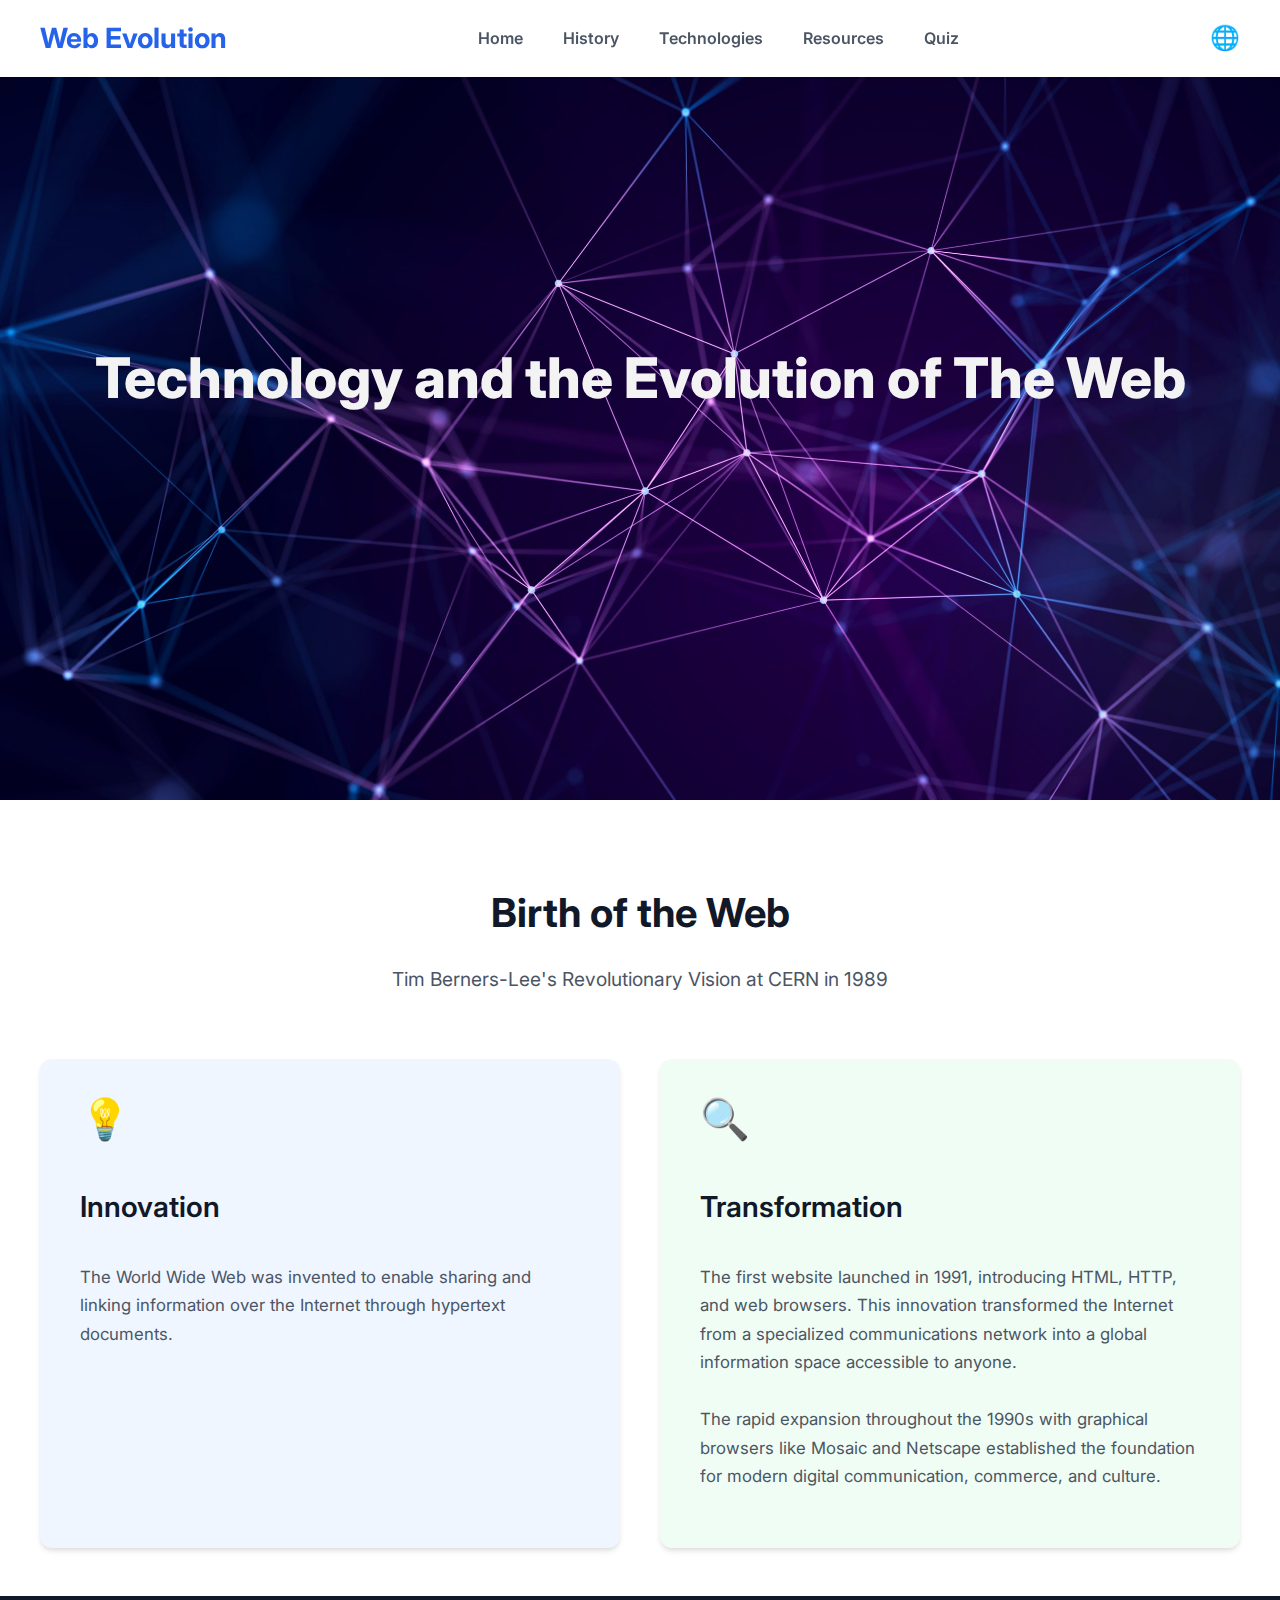
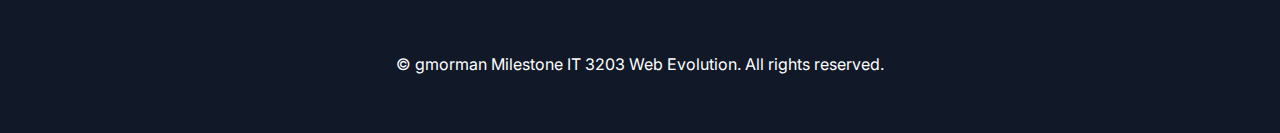
<file: index.html>
<!DOCTYPE html>
<html lang="en">

<head>
	<meta charset="UTF-8">
	<meta name="viewport" content="width=device-width, initial-scale=1.0">
	<title>Technology and the Evolution of The Web</title>
	<link rel="stylesheet" href="assets/styles.css">
	<link href="https://fonts.googleapis.com/css2?family=Inter:wght@300;400;600;700;800&display=swap" rel="stylesheet">
</head>

<body>
	
	
	<header class="header">
		<div class="container header-content">
			<div class="logo">Web Evolution</div>
            <nav class="nav-menu">
                <ul class="nav-list">
                    <li><a href="index.html">Home</a></li>
                    <li><a href="history.html">History</a></li>
                    <li><a href="technologies.html">Technologies</a></li>
                    <li><a href="resources.html">Resources</a></li>
                    <li><a href="quiz.html">Quiz</a></li>
                </ul>
            </nav>
			<div class="globe-icon">🌐</div>
			<button class="menu-toggle" aria-label="Toggle navigation">
				<span></span>
				<span></span>
				<span></span>
			</button>
		</div>
	</header>

	
	<section id="home" class="hero-section">
		<div class="container hero-content">
			<h1 class="hero-title">
				Technology and the Evolution of The Web
			</h1>
			<p class="hero-subtitle">
				From CERN to Global Platform
			</p>
			<p class="hero-description">
				Exploring the revolutionary journey of web technologies that transformed global communication and
				information sharing.
			</p>
		</div>
	</section>

	<section id="history" class="content-section">
		<div class="container content-grid">
			<h2 class="section-heading">Birth of the Web</h2>
			<p class="section-subheading">
				Tim Berners-Lee's Revolutionary Vision at CERN in 1989
			</p>

			<div class="card-wrapper">
				
				<div class="card innovation-card">
					<div class="card-icon">💡</div>
					<h3 class="card-title">Innovation</h3>
					<p class="card-text">
						The World Wide Web was invented to enable sharing and linking information over the Internet
						through hypertext documents.
					</p>
				</div>

				
				<div class="card transformation-card">
					<div class="card-icon">🔍</div>
					<h3 class="card-title">Transformation</h3>
					<p class="card-text">
						The first website launched in 1991, introducing HTML, HTTP, and web browsers. This innovation
						transformed the Internet from a specialized communications network into a global information
						space accessible to anyone.
						<br><br>
						The rapid expansion throughout the 1990s with graphical browsers like Mosaic and Netscape
						established the foundation for modern digital communication, commerce, and culture.
					</p>
				</div>
			</div>
		</div>
	</section>


	<footer class="footer">
		<div class="container">
			<p>&copy; gmorman Milestone IT 3203 Web Evolution. All rights reserved.</p>
		</div>
	</footer>

	<script src="assets/script.js"></script>
</body>

</html>
</file>
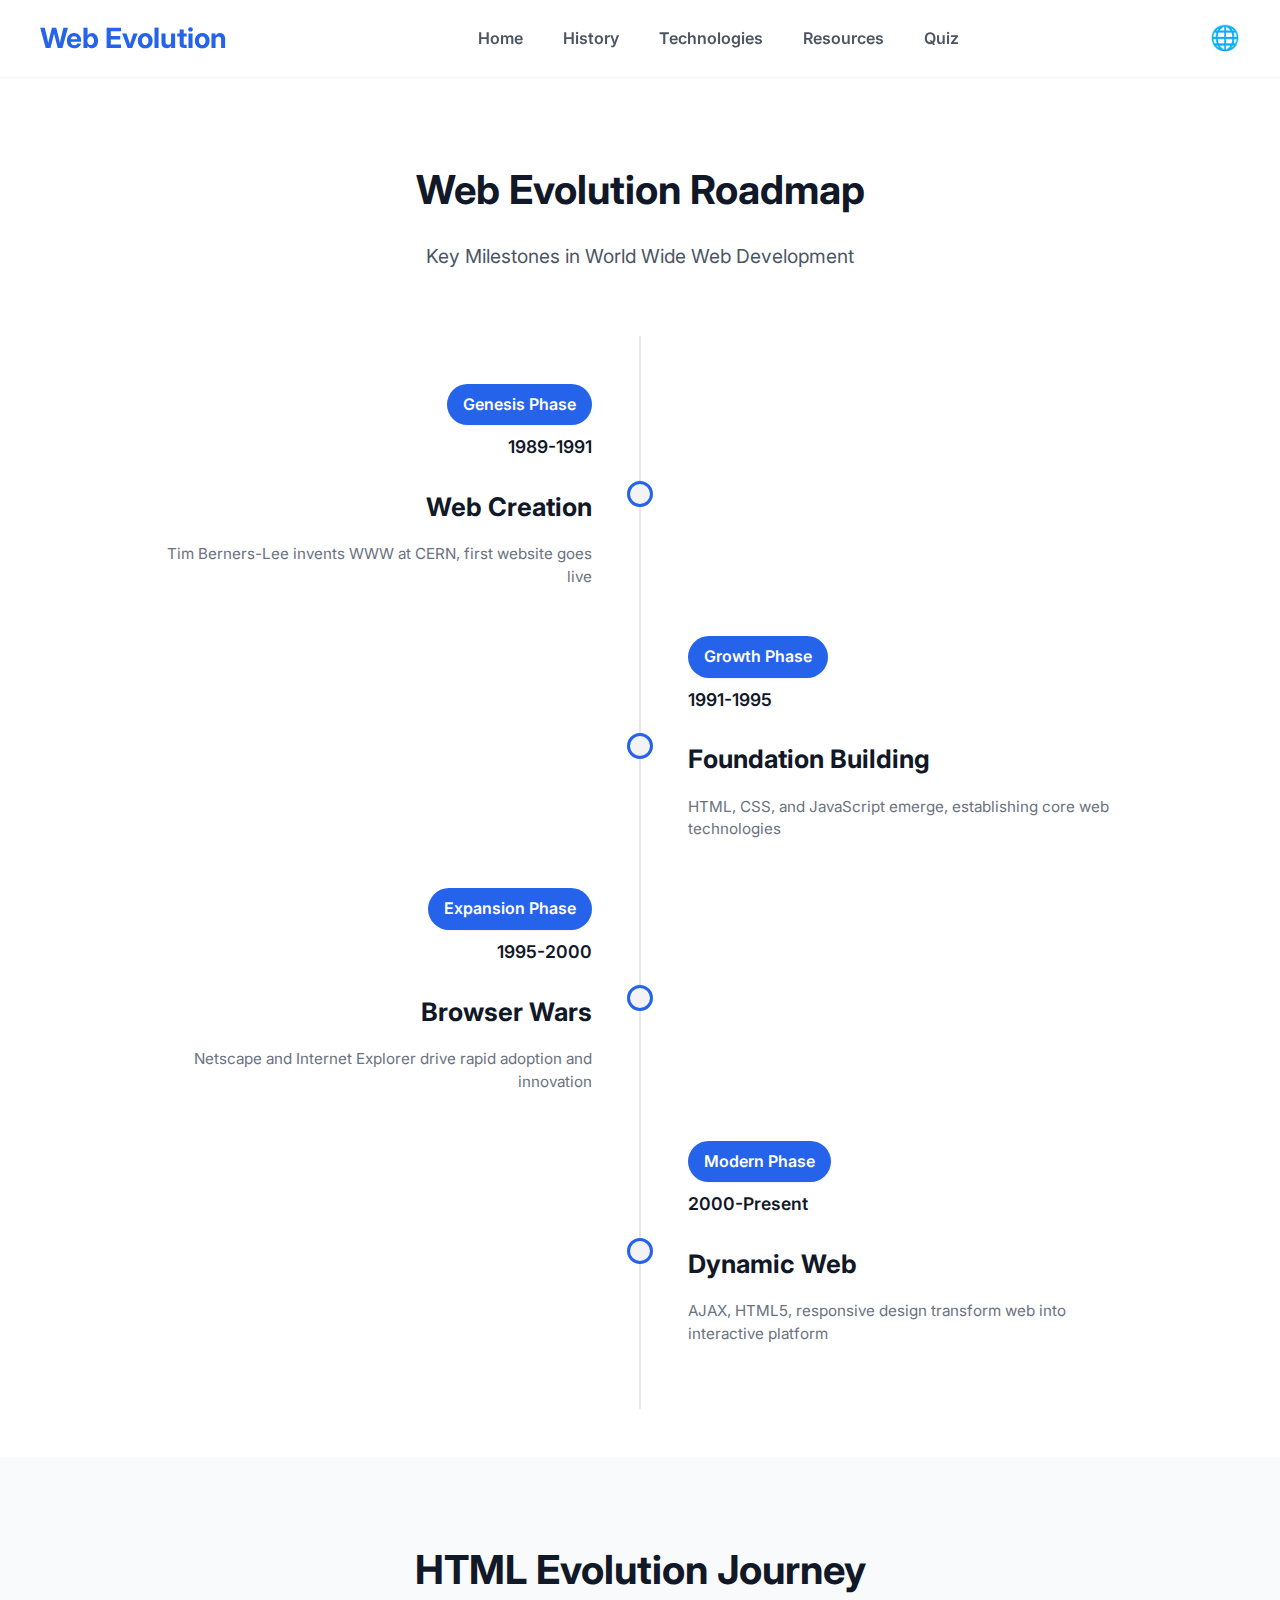
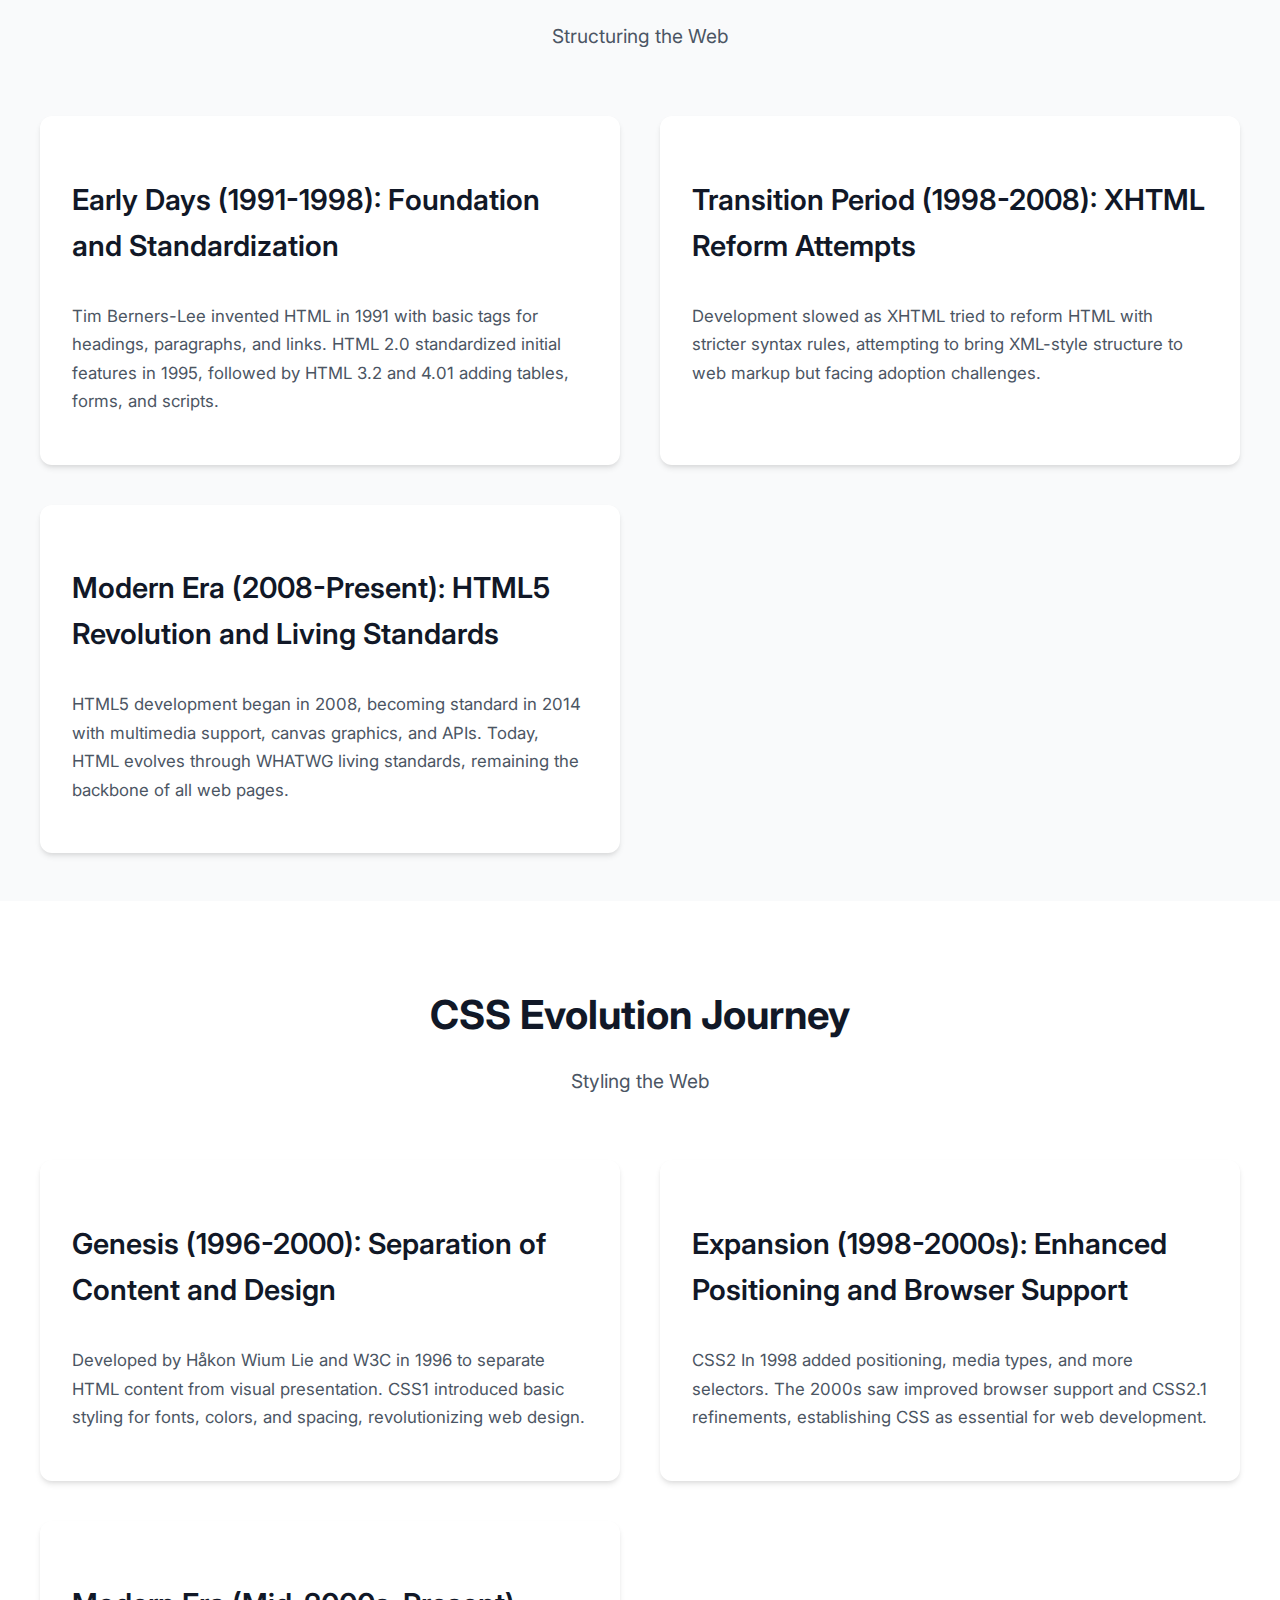
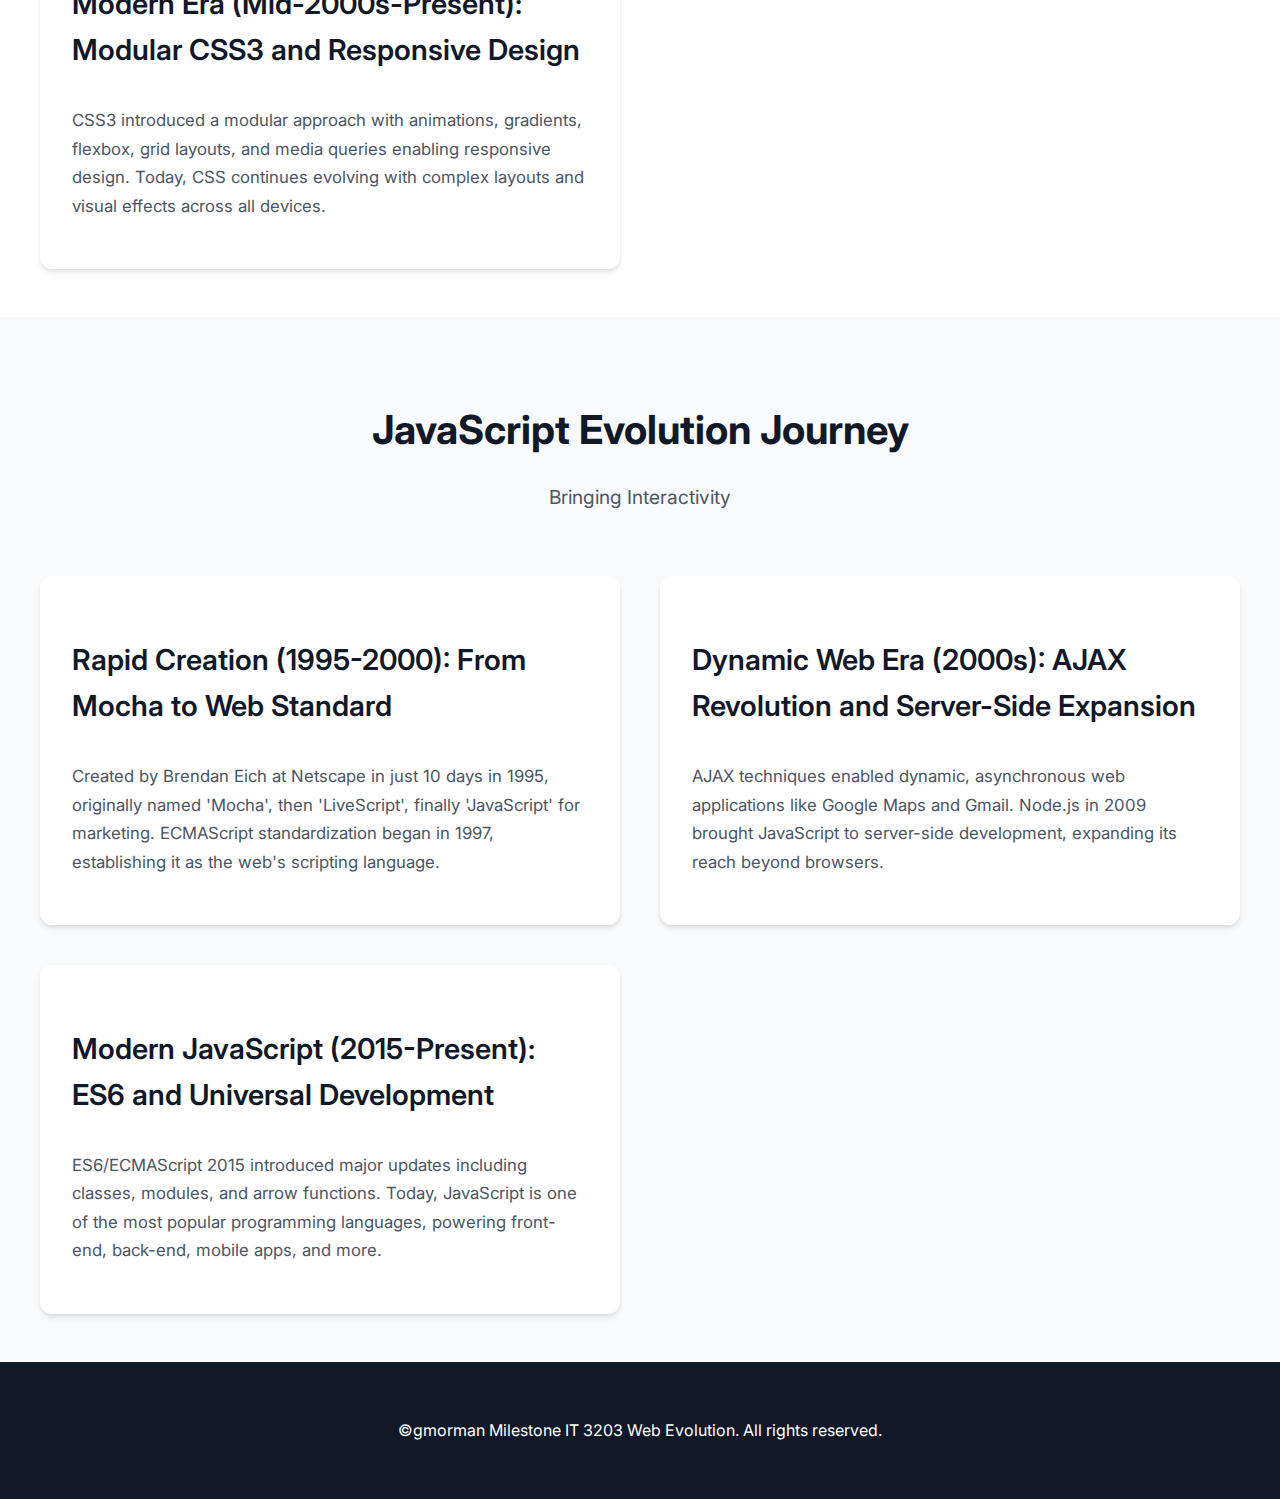
<file: history.html>
<!DOCTYPE html>
<html lang="en">
<head>
    <meta charset="UTF-8">
    <meta name="viewport" content="width=device-width, initial-scale=1.0">
    <title>Web History - Evolution Journey</title>
    <link rel="stylesheet" href="assets/styles.css">
    <link href="https://fonts.googleapis.com/css2?family=Inter:wght@300;400;600;700;800&display=swap" rel="stylesheet">
</head>
<body>
 
    <header class="header">
        <div class="container header-content">
            <div class="logo">Web Evolution</div>
            <nav class="nav-menu">
                <ul class="nav-list">
                    <li><a href="index.html">Home</a></li>
                    <li><a href="history.html">History</a></li>
                    <li><a href="technologies.html">Technologies</a></li>
                    <li><a href="resources.html">Resources</a></li>
                    <li><a href="quiz.html">Quiz</a></li>
                </ul>
            </nav>
            <div class="globe-icon">🌐</div>
            <button class="menu-toggle" aria-label="Toggle navigation">
                <span></span>
                <span></span>
                <span></span>
            </button>
        </div>
    </header>

    <main>
        
        <section id="roadmap" class="content-section">
            <div class="container">
                <h2 class="section-heading">Web Evolution Roadmap</h2>
                <p class="section-subheading">Key Milestones in World Wide Web Development</p>

                <div class="roadmap-timeline">
                    <div class="timeline-item">
                        <div class="timeline-phase">Genesis Phase</div>
                        <div class="timeline-year">1989-1991</div>
                        <h3 class="timeline-title">Web Creation</h3>
                        <p class="timeline-description">Tim Berners-Lee invents WWW at CERN, first website goes live</p>
                    </div>
                    <div class="timeline-item">
                        <div class="timeline-phase">Growth Phase</div>
                        <div class="timeline-year">1991-1995</div>
                        <h3 class="timeline-title">Foundation Building</h3>
                        <p class="timeline-description">HTML, CSS, and JavaScript emerge, establishing core web technologies</p>
                    </div>
                    <div class="timeline-item">
                        <div class="timeline-phase">Expansion Phase</div>
                        <div class="timeline-year">1995-2000</div>
                        <h3 class="timeline-title">Browser Wars</h3>
                        <p class="timeline-description">Netscape and Internet Explorer drive rapid adoption and innovation</p>
                    </div>
                    <div class="timeline-item">
                        <div class="timeline-phase">Modern Phase</div>
                        <div class="timeline-year">2000-Present</div>
                        <h3 class="timeline-title">Dynamic Web</h3>
                        <p class="timeline-description">AJAX, HTML5, responsive design transform web into interactive platform</p>
                    </div>
                </div>
            </div>
        </section>

        
        <section id="html-evolution" class="content-section card-section bg-light-section">
            <div class="container">
                <h2 class="section-heading">HTML Evolution Journey</h2>
                <p class="section-subheading">Structuring the Web</p>

                <div class="card-wrapper">
                    <div class="card evolution-card">
                        <h3 class="card-title">Early Days (1991-1998): Foundation and Standardization</h3>
                        <p class="card-text">Tim Berners-Lee invented HTML in 1991 with basic tags for headings, paragraphs, and links. HTML 2.0 standardized initial features in 1995, followed by HTML 3.2 and 4.01 adding tables, forms, and scripts.</p>
                    </div>
                    <div class="card evolution-card">
                        <h3 class="card-title">Transition Period (1998-2008): XHTML Reform Attempts</h3>
                        <p class="card-text">Development slowed as XHTML tried to reform HTML with stricter syntax rules, attempting to bring XML-style structure to web markup but facing adoption challenges.</p>
                    </div>
                    <div class="card evolution-card">
                        <h3 class="card-title">Modern Era (2008-Present): HTML5 Revolution and Living Standards</h3>
                        <p class="card-text">HTML5 development began in 2008, becoming standard in 2014 with multimedia support, canvas graphics, and APIs. Today, HTML evolves through WHATWG living standards, remaining the backbone of all web pages.</p>
                    </div>
                </div>
            </div>
        </section>

      
        <section id="css-evolution" class="content-section card-section">
            <div class="container">
                <h2 class="section-heading">CSS Evolution Journey</h2>
                <p class="section-subheading">Styling the Web</p>

                <div class="card-wrapper">
                    <div class="card evolution-card">
                        <h3 class="card-title">Genesis (1996-2000): Separation of Content and Design</h3>
                        <p class="card-text">Developed by Håkon Wium Lie and W3C in 1996 to separate HTML content from visual presentation. CSS1 introduced basic styling for fonts, colors, and spacing, revolutionizing web design.</p>
                    </div>
                    <div class="card evolution-card">
                        <h3 class="card-title">Expansion (1998-2000s): Enhanced Positioning and Browser Support</h3>
                        <p class="card-text">CSS2 In 1998 added positioning, media types, and more selectors. The 2000s saw improved browser support and CSS2.1 refinements, establishing CSS as essential for web development.</p>
                    </div>
                    <div class="card evolution-card">
                        <h3 class="card-title">Modern Era (Mid-2000s-Present): Modular CSS3 and Responsive Design</h3>
                        <p class="card-text">CSS3 introduced a modular approach with animations, gradients, flexbox, grid layouts, and media queries enabling responsive design. Today, CSS continues evolving with complex layouts and visual effects across all devices.</p>
                    </div>
                </div>
            </div>
        </section>

       
        <section id="js-evolution" class="content-section card-section bg-light-section">
            <div class="container">
                <h2 class="section-heading">JavaScript Evolution Journey</h2>
                <p class="section-subheading">Bringing Interactivity</p>

                <div class="card-wrapper">
                    <div class="card evolution-card">
                        <h3 class="card-title">Rapid Creation (1995-2000): From Mocha to Web Standard</h3>
                        <p class="card-text">Created by Brendan Eich at Netscape in just 10 days in 1995, originally named 'Mocha', then 'LiveScript', finally 'JavaScript' for marketing. ECMAScript standardization began in 1997, establishing it as the web's scripting language.</p>
                    </div>
                    <div class="card evolution-card">
                        <h3 class="card-title">Dynamic Web Era (2000s): AJAX Revolution and Server-Side Expansion</h3>
                        <p class="card-text">AJAX techniques enabled dynamic, asynchronous web applications like Google Maps and Gmail. Node.js in 2009 brought JavaScript to server-side development, expanding its reach beyond browsers.</p>
                    </div>
                    <div class="card evolution-card">
                        <h3 class="card-title">Modern JavaScript (2015-Present): ES6 and Universal Development</h3>
                        <p class="card-text">ES6/ECMAScript 2015 introduced major updates including classes, modules, and arrow functions. Today, JavaScript is one of the most popular programming languages, powering front-end, back-end, mobile apps, and more.</p>
                    </div>
                </div>
            </div>
        </section>
    </main>

    
    <footer class="footer">
        <div class="container">
            <p>&copy;gmorman Milestone IT 3203 Web Evolution. All rights reserved.</p>
        </div>
    </footer>

    <script src="assets/script.js"></script>
</body>
</html>
</file>
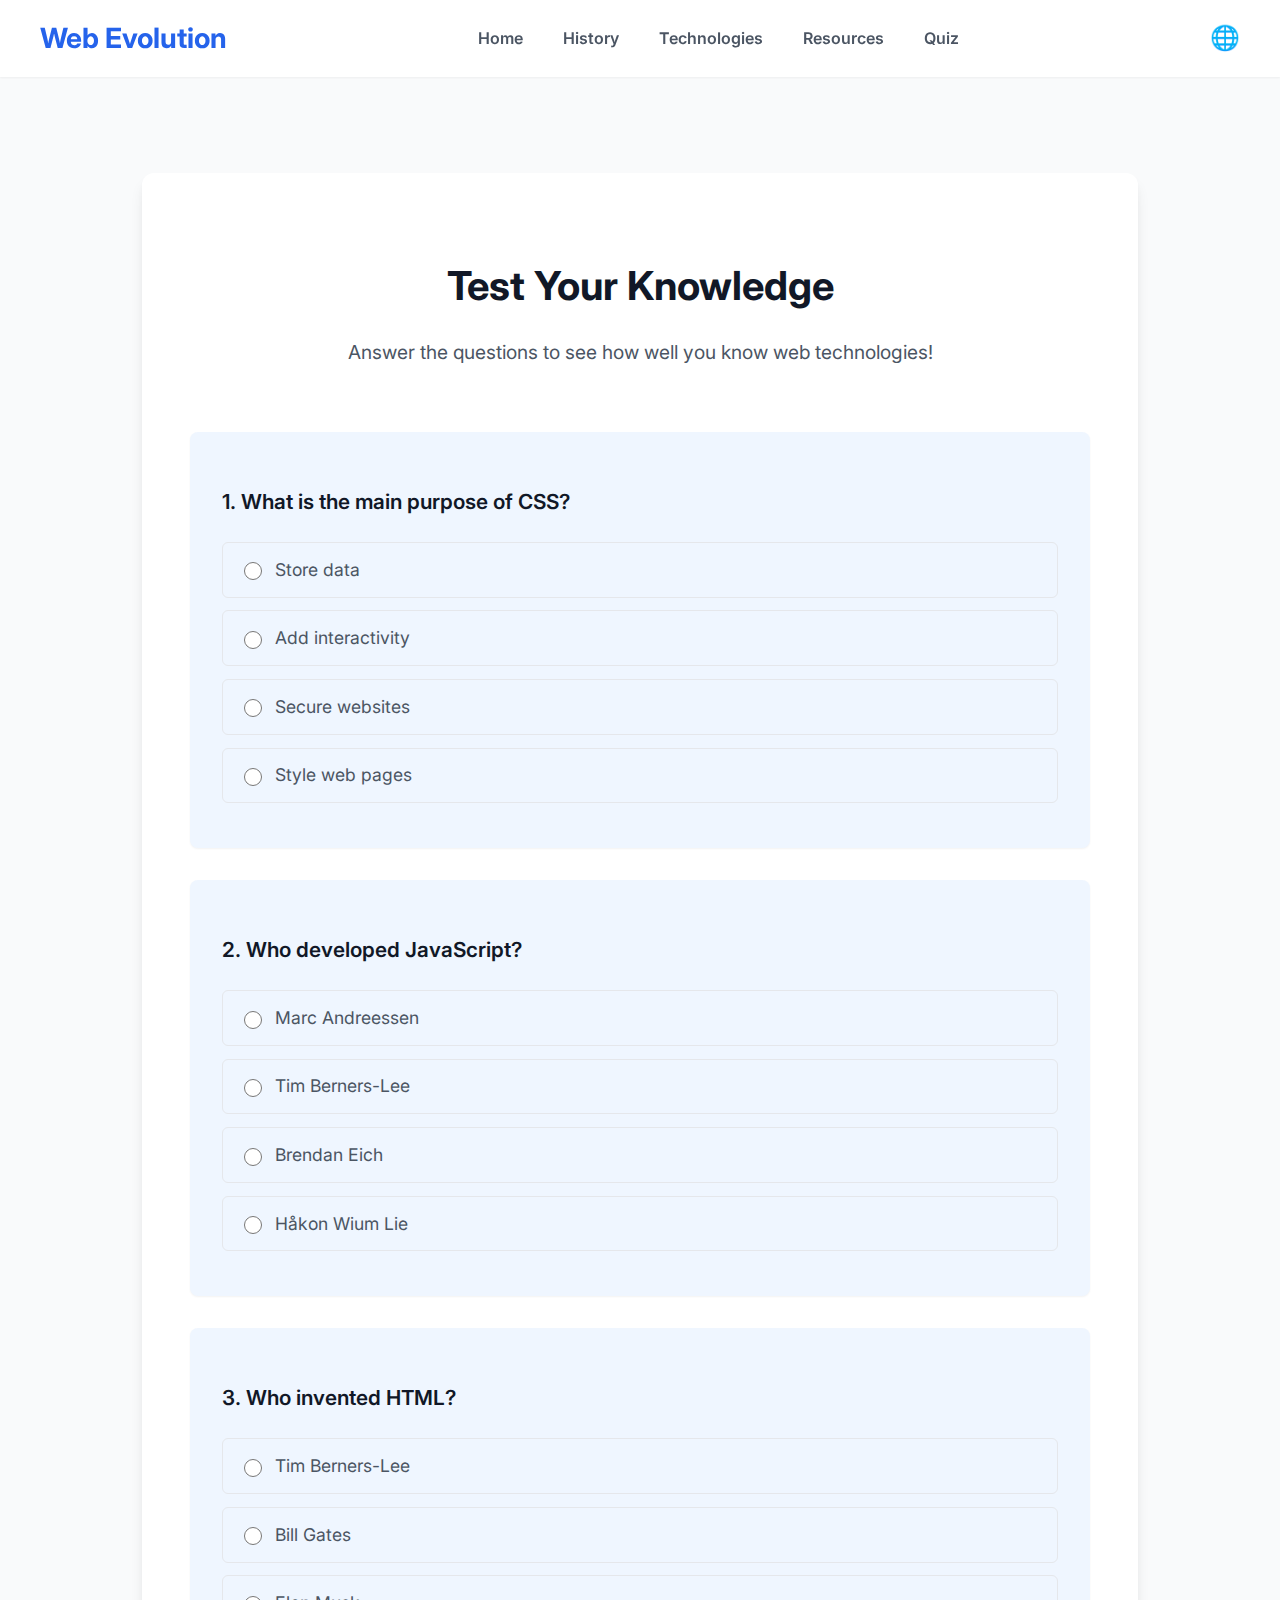
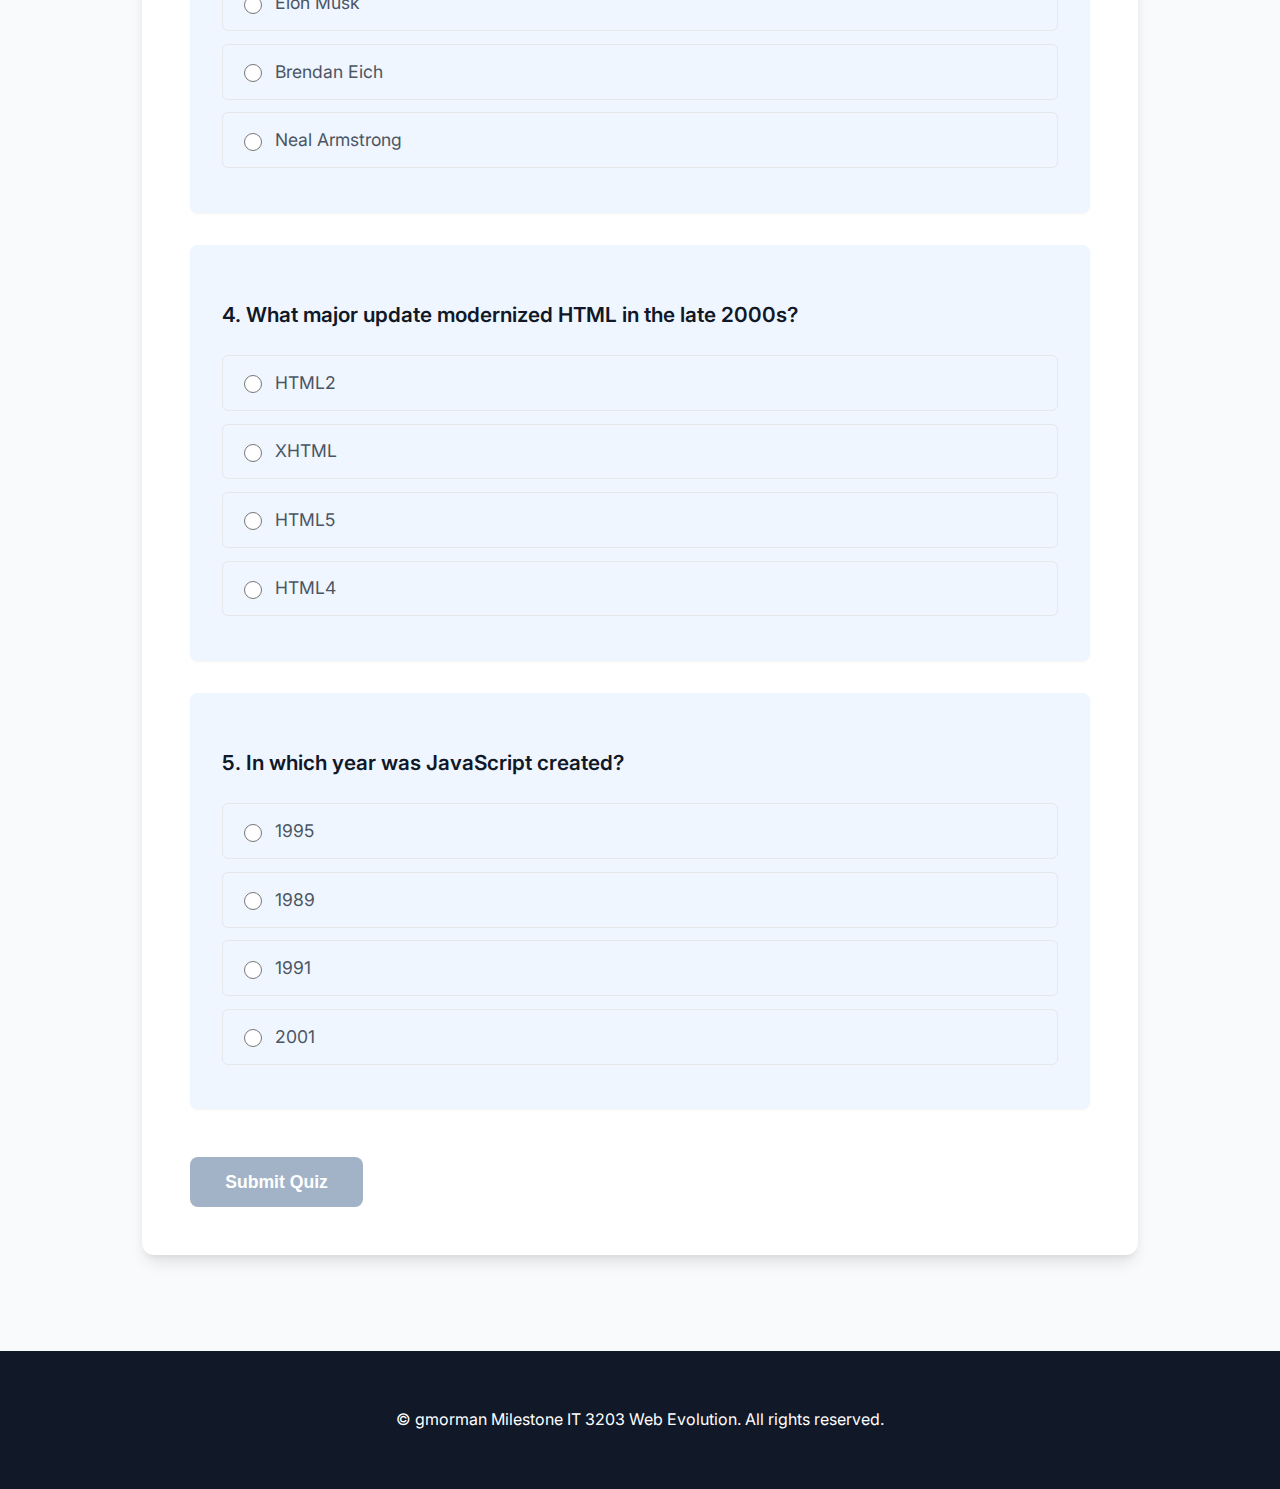
<file: quiz.html>
<!DOCTYPE html>
<html lang="en">
<head>
    <meta charset="UTF-8">
    <meta name="viewport" content="width=device-width, initial-scale=1.0">
    <title>Web Technologies Quiz</title>
    <link rel="stylesheet" href="assets/styles.css"> 
    <link rel="stylesheet" href="assets/quiz-styles.css"> 
    <link href="https://fonts.googleapis.com/css2?family=Inter:wght@300;400;600;700;800&display=swap" rel="stylesheet">
</head>
<body>
    
    <header class="header">
        <div class="container header-content">
            <div class="logo">Web Evolution</div>
            <nav class="nav-menu">
                <ul class="nav-list">
                    <li><a href="index.html">Home</a></li>
                    <li><a href="history.html">History</a></li>
                    <li><a href="technologies.html">Technologies</a></li>
                    <li><a href="resources.html">Resources</a></li>
                    <li><a href="quiz.html">Quiz</a></li>
                </ul>
            </nav>
            <div class="globe-icon">🌐</div>
            <button class="menu-toggle" aria-label="Toggle navigation">
                <span></span>
                <span></span>
                <span></span>
            </button>
        </div>
    </header>

    <main>
        <section id="quiz-section" class="content-section bg-light-section">
            <div class="container quiz-container">
                <h2 class="section-heading">Test Your Knowledge</h2>
                <p class="section-subheading">Answer the questions to see how well you know web technologies!</p>

                <div id="quiz-area" class="quiz-area">
                    
                </div>

                <div id="quiz-controls" class="quiz-controls">
                    <button id="submit-quiz-btn" class="submit-button">Submit Quiz</button>
                </div>

                <div id="quiz-result" class="quiz-result hidden">
                    <h3 class="result-title">Your Quiz Result</h3>
                    <p class="score-display">You scored <span id="score-value">0</span> out of <span id="total-questions">0</span>.</p>
                    <div id="feedback-area" class="feedback-area">
                        
                    </div>
                    <button id="retake-quiz-btn" class="retake-button">Retake Quiz</button>
                </div>
            </div>
        </section>
    </main>

    
    <footer class="footer">
        <div class="container">
            <p>&copy; gmorman Milestone IT 3203 Web Evolution. All rights reserved.</p>
        </div>
    </footer>

    <script src="assets/script.js"></script> <!-- Your main script.js for nav toggle etc. -->
    <script src="assets/quiz-script.js"></script> <!-- Quiz specific JavaScript -->
</body>
</html>
</file>
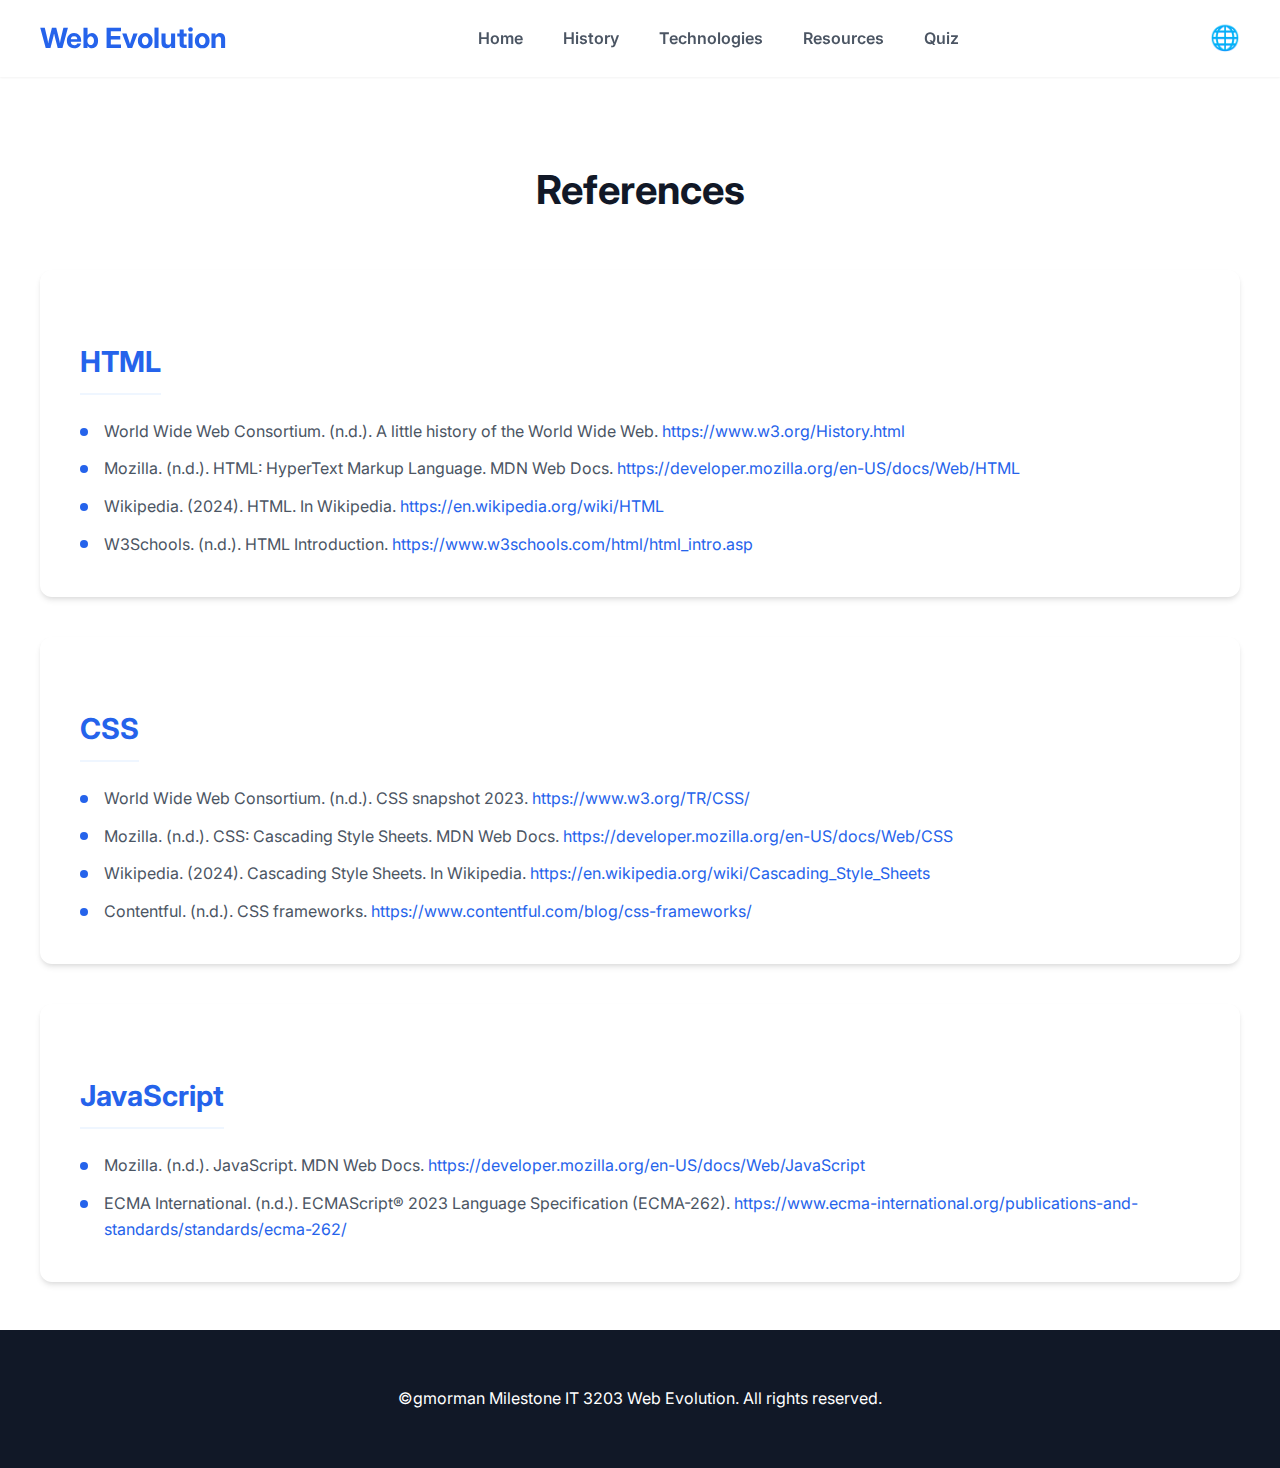
<file: resources.html>
<!DOCTYPE html>
<html lang="en">
<head>
    <meta charset="UTF-8">
    <meta name="viewport" content="width=device-width, initial-scale=1.0">
    <title>Technology and the Evolution of The Web</title>
    <link rel="stylesheet" href="assets/styles.css">
    <link href="https://fonts.googleapis.com/css2?family=Inter:wght@300;400;600;700;800&display=swap" rel="stylesheet">
</head>
<body>
  
    <header class="header">
        <div class="container header-content">
            <div class="logo">Web Evolution</div>
            <nav class="nav-menu">
                <ul class="nav-list">
                    <li><a href="index.html">Home</a></li>
                    <li><a href="history.html">History</a></li>
                    <li><a href="technologies.html">Technologies</a></li>
                    <li><a href="resources.html">Resources</a></li>
                    <li><a href="quiz.html">Quiz</a></li>
                </ul>
            </nav>
            <div class="globe-icon">🌐</div>
            <button class="menu-toggle" aria-label="Toggle navigation">
                <span></span>
                <span></span>
                <span></span>
            </button>
        </div>
    </header>

            
        <section id="references" class="content-section">
            <div class="container">
                <h2 class="section-heading">References</h2>

                <div class="references-list">
                    <div class="reference-category">
                        <h3 class="category-title">HTML</h3>
                        <ul>
                            <li>World Wide Web Consortium. (n.d.). A little history of the World Wide Web. <a href="https://www.w3.org/History.html" target="_blank" rel="noopener noreferrer">https://www.w3.org/History.html</a></li>
                            <li>Mozilla. (n.d.). HTML: HyperText Markup Language. MDN Web Docs. <a href="https://developer.mozilla.org/en-US/docs/Web/HTML" target="_blank" rel="noopener noreferrer">https://developer.mozilla.org/en-US/docs/Web/HTML</a></li>
                            <li>Wikipedia. (2024). HTML. In Wikipedia. <a href="https://en.wikipedia.org/wiki/HTML" target="_blank" rel="noopener noreferrer">https://en.wikipedia.org/wiki/HTML</a></li>
                            <li>W3Schools. (n.d.). HTML Introduction. <a href="https://www.w3schools.com/html/html_intro.asp" target="_blank" rel="noopener noreferrer">https://www.w3schools.com/html/html_intro.asp</a></li>
                        </ul>
                    </div>

                    <div class="reference-category">
                        <h3 class="category-title">CSS</h3>
                        <ul>
                            <li>World Wide Web Consortium. (n.d.). CSS snapshot 2023. <a href="https://www.w3.org/TR/CSS/" target="_blank" rel="noopener noreferrer">https://www.w3.org/TR/CSS/</a></li>
                            <li>Mozilla. (n.d.). CSS: Cascading Style Sheets. MDN Web Docs. <a href="https://developer.mozilla.org/en-US/docs/Web/CSS" target="_blank" rel="noopener noreferrer">https://developer.mozilla.org/en-US/docs/Web/CSS</a></li>
                            <li>Wikipedia. (2024). Cascading Style Sheets. In Wikipedia. <a href="https://en.wikipedia.org/wiki/Cascading_Style_Sheets" target="_blank" rel="noopener noreferrer">https://en.wikipedia.org/wiki/Cascading_Style_Sheets</a></li>
                             <li>Contentful. (n.d.). CSS frameworks. <a href="https://www.contentful.com/blog/css-frameworks/" target="_blank" rel="noopener noreferrer">https://www.contentful.com/blog/css-frameworks/</a></li>
                        </ul>
                    </div>

                    <div class="reference-category">
                        <h3 class="category-title">JavaScript</h3>
                        <ul>
                            <li>Mozilla. (n.d.). JavaScript. MDN Web Docs. <a href="https://developer.mozilla.org/en-US/docs/Web/JavaScript" target="_blank" rel="noopener noreferrer">https://developer.mozilla.org/en-US/docs/Web/JavaScript</a></li>
                            <li>ECMA International. (n.d.). ECMAScript® 2023 Language Specification (ECMA-262). <a href="https://www.ecma-international.org/publications-and-standards/standards/ecma-262/" target="_blank" rel="noopener noreferrer">https://www.ecma-international.org/publications-and-standards/standards/ecma-262/</a></li>
                        </ul>
                    </div>
                </div>
            </div>
        </section>


   
    <footer class="footer">
        <div class="container">
            <p>&copy;gmorman Milestone IT 3203 Web Evolution. All rights reserved.</p>
        </div>
    </footer>

    <script src="assets/script.js"></script>
</body>
</html>
</file>
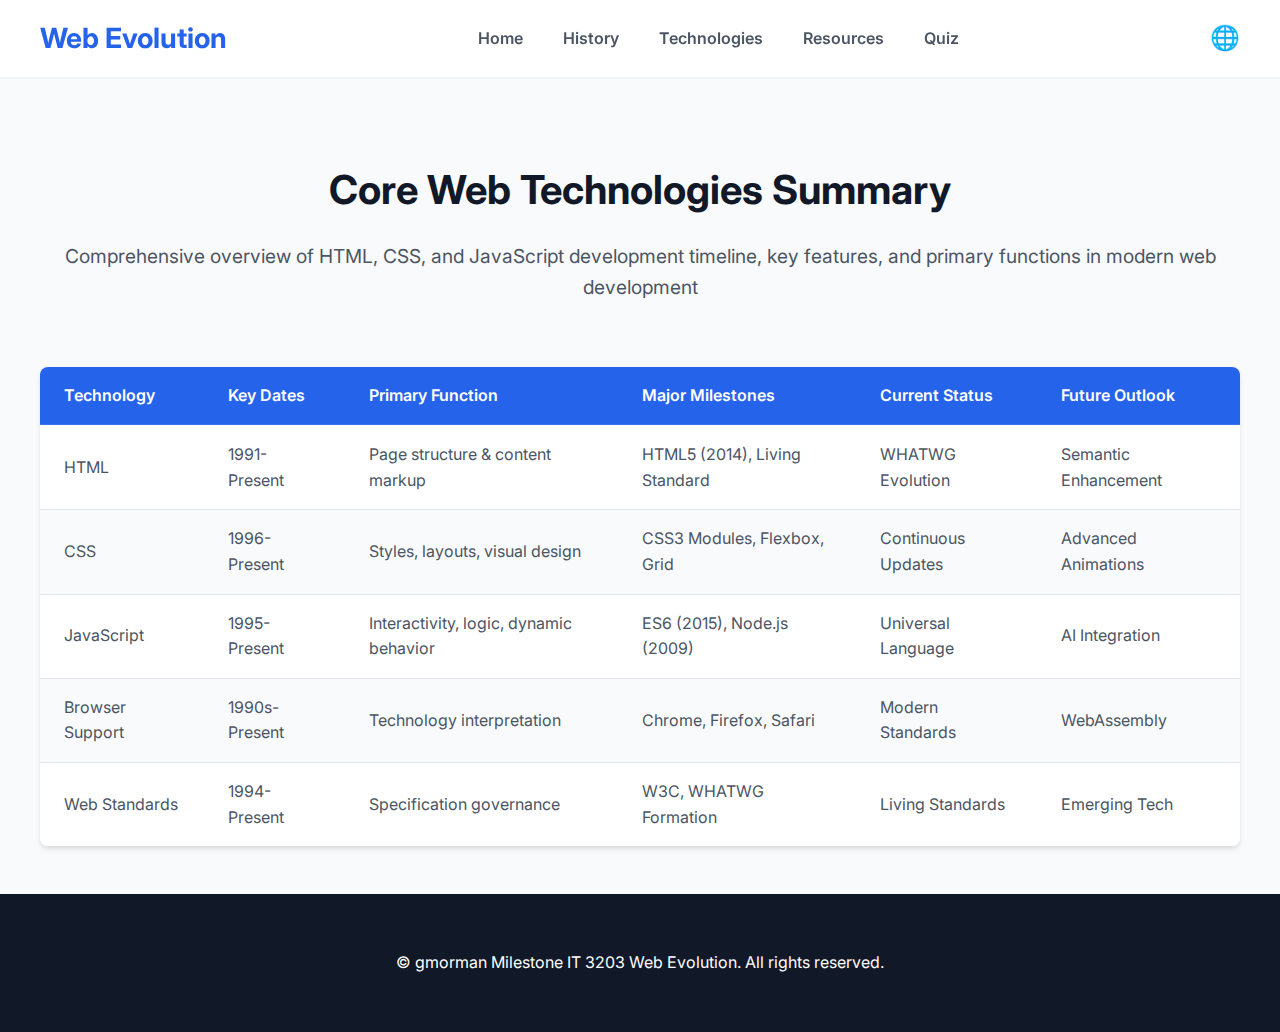
<file: technologies.html>
<!DOCTYPE html>
<html lang="en">
<head>
    <meta charset="UTF-8">
    <meta name="viewport" content="width=device-width, initial-scale=1.0">
    <title>Technology and the Evolution of The Web</title>
    <link rel="stylesheet" href="assets/styles.css">
    <link href="https://fonts.googleapis.com/css2?family=Inter:wght@300;400;600;700;800&display=swap" rel="stylesheet">
</head>
<body>
    <!-- Header Section -->
    <header class="header">
        <div class="container header-content">
            <div class="logo">Web Evolution</div>
            <nav class="nav-menu">
                <ul class="nav-list">
                    <li><a href="index.html">Home</a></li>
                    <li><a href="history.html">History</a></li>
                    <li><a href="technologies.html">Technologies</a></li>
                    <li><a href="resources.html">Resources</a></li>
                    <li><a href="quiz.html">Quiz</a></li>
                </ul>
            </nav>
            <div class="globe-icon">🌐</div>
            <button class="menu-toggle" aria-label="Toggle navigation">
                <span></span>
                <span></span>
                <span></span>
            </button>
        </div>
    </header>

    <!-- Core Web Technologies Summary Section - Based on Slide 7 -->
        <section id="technologies" class="content-section bg-light-section">
            <div class="container">
                <h2 class="section-heading">Core Web Technologies Summary</h2>
                <p class="section-subheading">
                    Comprehensive overview of HTML, CSS, and JavaScript development timeline, key features, and primary functions in modern web development
                </p>

                <div class="table-responsive-wrapper">
                    <table class="tech-summary-table">
                        <thead>
                            <tr>
                                <th>Technology</th>
                                <th>Key Dates</th>
                                <th>Primary Function</th>
                                <th>Major Milestones</th>
                                <th>Current Status</th>
                                <th>Future Outlook</th>
                            </tr>
                        </thead>
                        <tbody>
                            <tr>
                                <td>HTML</td>
                                <td>1991-Present</td>
                                <td>Page structure & content markup</td>
                                <td>HTML5 (2014), Living Standard</td>
                                <td>WHATWG Evolution</td>
                                <td>Semantic Enhancement</td>
                            </tr>
                            <tr>
                                <td>CSS</td>
                                <td>1996-Present</td>
                                <td>Styles, layouts, visual design</td>
                                <td>CSS3 Modules, Flexbox, Grid</td>
                                <td>Continuous Updates</td>
                                <td>Advanced Animations</td>
                            </tr>
                            <tr>
                                <td>JavaScript</td>
                                <td>1995-Present</td>
                                <td>Interactivity, logic, dynamic behavior</td>
                                <td>ES6 (2015), Node.js (2009)</td>
                                <td>Universal Language</td>
                                <td>AI Integration</td>
                            </tr>
                            <tr>
                                <td>Browser Support</td>
                                <td>1990s-Present</td>
                                <td>Technology interpretation</td>
                                <td>Chrome, Firefox, Safari</td>
                                <td>Modern Standards</td>
                                <td>WebAssembly</td>
                            </tr>
                            <tr>
                                <td>Web Standards</td>
                                <td>1994-Present</td>
                                <td>Specification governance</td>
                                <td>W3C, WHATWG Formation</td>
                                <td>Living Standards</td>
                                <td>Emerging Tech</td>
                            </tr>
                        </tbody>
                    </table>
                </div>
            </div>
        </section>

    <!-- Footer Section -->
    <footer class="footer">
        <div class="container">
            <p>&copy; gmorman Milestone IT 3203 Web Evolution. All rights reserved.</p>
        </div>
    </footer>

    <script src="assets/script.js"></script>
</body>
</html>
</file>
<file: assets/styles.css>
:root {
	--primary-blue: #2563EB;
	--light-blue: #EFF6FF;
	--primary-green: #16A34A;
	--light-green: #F0FDF4;
	--text-dark: #111827;
	--text-white: #f3f3f3;
	--text-light: #6B7280;
	--text-medium: #4B5563;
	--bg-light: #F9FAFB;
	--bg-white: #FFFFFF;
	--shadow-sm: 0 1px 2px 0 rgba(0, 0, 0, 0.05);
	--shadow-md: 0 4px 6px -1px rgba(0, 0, 0, 0.1), 0 2px 4px -1px rgba(0, 0, 0, 0.06);
	--shadow-lg: 0 10px 15px -3px rgba(0, 0, 0, 0.1), 0 4px 6px -2px rgba(0, 0, 0, 0.05);
}

body {
	font-family: 'Inter', sans-serif;
	margin: 0;
	padding: 0;
	background-color: var(--bg-light);
	color: var(--text-medium);
	line-height: 1.6;
	overflow-x: hidden;
}

.container {
	max-width: 1200px;
	margin: 0 auto;
	padding: 0 1.5rem;
}

.header {
	background-color: var(--bg-white);
	box-shadow: var(--shadow-sm);
	padding: 1rem 0;
	position: sticky;
	top: 0;
	z-index: 1000;
}

.header-content {
	display: flex;
	justify-content: space-between;
	align-items: center;
}

.logo {
	font-size: 1.75rem;
	font-weight: 700;
	color: var(--primary-blue);
}

.nav-menu {
	flex-grow: 1;
	display: flex;
	justify-content: center;
}

.nav-list {
	list-style: none;
	margin: 0;
	padding: 0;
	display: flex;
	gap: 2.5rem;
}

.nav-list a {
	color: var(--text-medium);
	text-decoration: none;
	font-weight: 600;
	padding: 0.5rem 0;
	position: relative;
	transition: color 0.3s ease;
}

.nav-list a::after {
	content: '';
	position: absolute;
	left: 0;
	bottom: 0;
	width: 0;
	height: 2px;
	background-color: var(--primary-blue);
	transition: width 0.3s ease;
}

.nav-list a:hover {
	color: var(--primary-blue);
}

.nav-list a:hover::after {
	width: 100%;
}

.globe-icon {
	font-size: 1.5rem;
	color: var(--text-medium);
}

.menu-toggle {
	display: none;
	background: none;
	border: none;
	cursor: pointer;
	padding: 0.5rem;
	position: relative;
	z-index: 1001;
}

.menu-toggle span {
	display: block;
	width: 25px;
	height: 3px;
	background-color: var(--text-dark);
	margin: 5px 0;
	transition: all 0.3s ease;
}

.hero-section {
	background: url('../images/banner.jpg') center center / cover no-repeat;
	min-height: calc(75vh - 80px);
	display: flex;
	align-items: center;
	justify-content: center;
	text-align: center;
	padding: 4rem 0;
	overflow: hidden;
	position: relative;
}

.hero-section::before,
.hero-section::after {
	content: '';
	position: absolute;
	border-radius: 50%;
	opacity: 0.1;
	background: var(--primary-blue);
	filter: blur(80px);
}

.hero-section::before {
	width: 300px;
	height: 300px;
	top: 10%;
	left: -5%;
	animation: float1 10s infinite ease-in-out;
}

.hero-section::after {
	width: 400px;
	height: 400px;
	bottom: 5%;
	right: -10%;
	background: var(--primary-green);
	animation: float2 12s infinite ease-in-out;
}

@keyframes float1 {
	0% {
		transform: translate(0, 0);
	}
	50% {
		transform: translate(20px, 30px);
	}
	100% {
		transform: translate(0, 0);
	}
}

@keyframes float2 {
	0% {
		transform: translate(0, 0);
	}
	50% {
		transform: translate(-20px, -40px);
	}
	100% {
		transform: translate(0, 0);
	}
}

.hero-content {
	z-index: 1;
}

.hero-title {
	font-size: 3.5rem;
	font-weight: 800;
	color: var(--text-white);
	line-height: 1.1;
	margin-bottom: 1rem;
	animation: fadeInUp 0.8s ease-out forwards;
}

.hero-subtitle {
	font-size: 1.5rem;
	color: var(--text-white);
	margin-bottom: 2rem;
	animation: fadeInUp 0.8s ease-out forwards;
	animation-delay: 0.2s;
	opacity: 0;
}

.hero-description {
	max-width: 800px;
	margin: 0 auto;
	font-size: 1.15rem;
	color: var(--text-white);
	line-height: 1.7;
	animation: fadeInUp 0.8s ease-out forwards;
	animation-delay: 0.4s;
	opacity: 0;
}

.content-section {
	background-color: var(--bg-white);
	padding: 3rem 0;
}

.bg-light-section {
	background-color: var(--bg-light);
}

.section-heading {
	font-size: 2.5rem;
	font-weight: 700;
	color: var(--text-dark);
	text-align: center;
	margin-bottom: 1rem;
}

.section-subheading {
	font-size: 1.2rem;
	color: var(--text-medium);
	text-align: center;
	margin-bottom: 4rem;
}

.card-wrapper {
	display: grid;
	grid-template-columns: 1fr;
	gap: 2.5rem;
}

.card {
	background-color: var(--bg-white);
	border-radius: 12px;
	box-shadow: var(--shadow-md);
	padding: 2.5rem;
	display: flex;
	flex-direction: column;
	align-items: flex-start;
	transition: transform 0.3s ease, box-shadow 0.3s ease;
}

.card:hover {
	transform: translateY(-8px);
	box-shadow: var(--shadow-lg);
}

.innovation-card {
	background-color: var(--light-blue);
}

.transformation-card {
	background-color: var(--light-green);
}

.card-icon {
	font-size: 2.5rem;
	margin-bottom: 1rem;
	line-height: 1;
}

.innovation-card .card-icon {
	color: var(--primary-blue);
}

.transformation-card .card-icon {
	color: var(--primary-green);
}

.card-title {
	font-size: 1.8rem;
	font-weight: 600;
	color: var(--text-dark);
	margin-bottom: 1rem;
}

.card-text {
	font-size: 1.05rem;
	color: var(--text-medium);
	line-height: 1.7;
}

.evolution-card {
	background-color: var(--bg-white);
}

.roadmap-timeline {
	position: relative;
	padding: 2rem 0;
	max-width: 1000px;
	margin: 0 auto;
}

.roadmap-timeline::before {
	content: '';
	position: absolute;
	top: 0;
	left: 50%;
	transform: translateX(-50%);
	width: 2px;
	height: 100%;
	background-color: #E5E7EB;
	z-index: 0;
}

.timeline-item {
	position: relative;
	width: 50%;
	padding: 1rem 0;
	box-sizing: border-box;
}

.timeline-item::after {
	content: '';
	position: absolute;
	top: 50%;
	transform: translateY(-50%);
	width: 20px;
	height: 20px;
	background-color: var(--text-white);
	border: 3px solid var(--primary-blue);
	border-radius: 50%;
	z-index: 1;
	transition: background-color 0.3s ease, border-color 0.3s ease;
}

.timeline-item:nth-child(odd) {
	left: 0;
	padding-right: 3rem;
	text-align: right;
}

.timeline-item:nth-child(odd)::after {
	right: -13px;
}

.timeline-item:nth-child(even) {
	left: 50%;
	padding-left: 3rem;
	text-align: left;
}

.timeline-item:nth-child(even)::after {
	left: -13px;
}

.timeline-item:hover::after {
	background-color: var(--text-white);
	border-color: var(--text-dark);
}

.timeline-phase {
	background-color: var(--primary-blue);
	color: white;
	padding: 0.5rem 1rem;
	border-radius: 9999px;
	display: inline-block;
	font-weight: 600;
	margin-bottom: 0.5rem;
	box-shadow: var(--shadow-sm);
	transition: background-color 0.3s ease;
}

.timeline-item:hover .timeline-phase {
	background-color: var(--text-dark);
	color: var(--bg-white);
}

.timeline-year {
	font-size: 1.1rem;
	font-weight: 600;
	color: var(--text-dark);
	margin-bottom: 0.25rem;
}

.timeline-title {
	font-size: 1.6rem;
	font-weight: 700;
	color: var(--text-dark);
	margin-bottom: 0.5rem;
}

.timeline-description {
	font-size: 0.95rem;
	color: var(--text-light);
	line-height: 1.5;
}

.footer {
	background-color: var(--text-dark);
	color: var(--bg-white);
	padding: 2.5rem 0;
	text-align: center;
}

@keyframes fadeInUp {
	from {
		opacity: 0;
		transform: translateY(30px);
	}
	to {
		opacity: 1;
		transform: translateY(0);
	}
}

@media (max-width: 1024px) {
	.nav-list {
		gap: 1.5rem;
	}
	.hero-title {
		font-size: 3rem;
	}
}

@media (min-width: 769px) {
	.card-wrapper {
		grid-template-columns: repeat(2, 1fr);
	}
	.evolution-sections-grid {
		grid-template-columns: repeat(3, 1fr);
	}
	.evolution-card {
		padding: 2rem;
	}
}

@media (max-width: 768px) {
	.globe-icon {
		display: none;
	}
	.nav-menu {
		display: none;
		flex-direction: column;
		position: absolute;
		top: 60px;
		left: 0;
		width: 100%;
		background-color: var(--bg-white);
		box-shadow: var(--shadow-md);
		padding: 1rem 0;
		transform: translateY(-100%);
		transition: transform 0.3s ease-out;
	}
	.nav-menu.active {
		display: flex;
		transform: translateY(0);
	}
	.nav-list {
		flex-direction: column;
		align-items: center;
		gap: 1rem;
	}
	.nav-list a {
		padding: 0.75rem 0;
		width: 100%;
		text-align: center;
	}
	.menu-toggle {
		display: block;
	}
	.menu-toggle.active span:nth-child(1) {
		transform: translateY(8px) rotate(45deg);
	}
	.menu-toggle.active span:nth-child(2) {
		opacity: 0;
	}
	.menu-toggle.active span:nth-child(3) {
		transform: translateY(-8px) rotate(-45deg);
	}
	.hero-title {
		font-size: 2.5rem;
	}
	.hero-subtitle {
		font-size: 1.2rem;
	}
	.hero-description {
		font-size: 1rem;
	}
	.section-heading {
		font-size: 2rem;
	}
	.card-wrapper {
		grid-template-columns: 1fr;
	}
	.roadmap-timeline::before {
		left: 1.5rem;
		transform: translateX(0);
	}
	.timeline-item {
		width: 100%;
		padding-left: 3rem;
		padding-right: 1.5rem;
		text-align: left !important;
		left: 0 !important;
	}
	.timeline-item::after {
		left: 1.5rem;
		transform: translateX(-50%) translateY(-50%);
	}
	.timeline-item:nth-child(even)::after {
		left: 17px;
	}
	.timeline-item:nth-child(odd)::after {
		right: -13px;
	}
	.timeline-phase {
		padding: 0.3rem 0.8rem;
		font-size: 0.85rem;
	}
	.timeline-year {
		font-size: 1rem;
	}
	.timeline-title {
		font-size: 1.4rem;
	}
	.timeline-description {
		font-size: 0.9rem;
	}
}

@media (max-width: 480px) {
	.container {
		padding: 0 1rem;
	}
	.hero-title {
		font-size: 2rem;
	}
	.hero-subtitle {
		font-size: 1rem;
	}
	.card-title {
		font-size: 1.5rem;
	}
	.card-text {
		font-size: 0.95rem;
	}
	.roadmap-timeline::before {
		left: 1rem;
	}
	.timeline-item {
		padding-left: 2.5rem;
	}
	.timeline-item::after {
		left: 1rem;
	}
}

.table-responsive-wrapper {
	overflow-x: auto;
	margin-top: 2rem;
	border-radius: 8px;
	box-shadow: var(--shadow-md);
}

.tech-summary-table {
	width: 100%;
	border-collapse: collapse;
	min-width: 800px;
}

.tech-summary-table thead {
	background-color: var(--primary-blue);
	color: var(--bg-white);
}

.tech-summary-table th {
	padding: 1rem 1.5rem;
	text-align: left;
	font-weight: 600;
	border-bottom: 2px solid rgba(255, 255, 255, 0.1);
}

.tech-summary-table tbody tr:nth-child(odd) {
	background-color: var(--bg-white);
}

.tech-summary-table tbody tr:nth-child(even) {
	background-color: var(--bg-light);
}

.tech-summary-table td {
	padding: 1rem 1.5rem;
	border-bottom: 1px solid #E5E7EB;
	color: var(--text-medium);
}

.tech-summary-table tbody tr:last-child td {
	border-bottom: none;
}

.content-section.bg-light-section {
	background-color: var(--bg-light);
	padding: 3rem 0;
}

.references-list {
	display: grid;
	grid-template-columns: 1fr;
	gap: 2.5rem;
	margin-top: 3rem;
}

.reference-category {
	background-color: var(--bg-white);
	border-radius: 12px;
	box-shadow: var(--shadow-md);
	padding: 2.5rem;
	transition: transform 0.3s ease, box-shadow 0.3s ease;
}

.reference-category:hover {
	transform: translateY(-8px);
	box-shadow: var(--shadow-lg);
}

.category-title {
	font-size: 1.8rem;
	font-weight: 700;
	color: var(--primary-blue);
	margin-bottom: 1.5rem;
	border-bottom: 2px solid var(--light-blue);
	padding-bottom: 0.5rem;
	display: inline-block;
}

.references-list ul {
	padding: 0;
	margin: 0;
}

.references-list li {
	list-style: none;
	margin-bottom: 0.75rem;
	line-height: 1.6;
	color: var(--text-medium);
	position: relative;
	padding-left: 1.5rem;
}

.references-list li::before {
	content: '';
	position: absolute;
	left: 0;
	top: 0.55rem;
	width: 0.5rem;
	height: 0.5rem;
	background-color: var(--primary-blue);
	border-radius: 50%;
}

.references-list li:last-child {
	margin-bottom: 0;
}

.references-list a {
	color: var(--primary-blue);
	text-decoration: none;
	transition: color 0.3s ease;
}

.references-list a:hover {
	text-decoration: underline;
	color: var(--primary-green);
}

@media (min-width: 769px) {
	.references-list {
		grid-template-columns: repeat(2, 1fr);
	}
}

@media (min-width: 1024px) {
	.references-list {
		grid-template-columns: repeat(1, 1fr);
	}
}

@media (max-width: 480px) {
	.reference-category {
		padding: 1.5rem;
	}
	.category-title {
		font-size: 1.5rem;
	}
	.references-list li {
		font-size: 0.95rem;
	}
	.references-list li::before {
		top: 0.45rem;
		width: 0.4rem;
		height: 0.4rem;
	}
}
</file>
<file: assets/quiz-styles.css>
.quiz-container {
    max-width: 900px;
    background-color: var(--bg-white);
    border-radius: 12px;
    box-shadow: var(--shadow-lg);
    padding: 3rem;
    margin-top: 3rem;
    margin-bottom: 3rem;
}

.quiz-area {
    margin-top: 2rem;
}

.question-card {
    background-color: var(--light-blue);
    border-radius: 8px;
    padding: 2rem;
    margin-bottom: 2rem;
    box-shadow: var(--shadow-sm);
}

.question-text {
    font-size: 1.3rem;
    font-weight: 600;
    color: var(--text-dark);
    margin-bottom: 1.5rem;
}

.options-list {
    list-style: none;
    padding: 0;
    margin: 0;
}

.options-list li {
    margin-bottom: 0.8rem;
}

.option-label {
    display: flex;
    align-items: center;
    font-size: 1.1rem;
    color: var(--text-medium);
    cursor: pointer;
    padding: 0.8rem 1rem;
    border-radius: 6px;
    transition: background-color 0.2s ease, color 0.2s ease;
    border: 1px solid #E5E7EB;
}

.option-label:hover {
    background-color: rgba(var(--primary-blue), 0.05);
    color: var(--primary-blue);
}

.option-label input[type="radio"] {
    margin-right: 0.8rem;
    width: 18px;
    height: 18px;
    cursor: pointer;
}

.question-card.correct-answer .option-label.selected {
    background-color: var(--light-green);
    border-color: var(--primary-green);
    color: var(--primary-green);
}

.question-card.incorrect-answer .option-label.selected {
    background-color: #FEE2E2;
    border-color: #EF4444;
    color: #EF4444;
}

.question-card.incorrect-answer .option-label.correct {
    background-color: var(--light-green);
    border-color: var(--primary-green);
    color: var(--primary-green);
    font-weight: 600;
}

.quiz-controls {
    text-align: center;
    margin-top: 3rem;
}

.submit-button, .retake-button {
    background-color: var(--primary-blue);
    color: white;
    padding: 0.9rem 2.2rem;
    border: none;
    border-radius: 8px;
    font-size: 1.1rem;
    font-weight: 600;
    cursor: pointer;
    transition: background-color 0.3s ease, transform 0.2s ease, box-shadow 0.2s ease;
    box-shadow: 0 4px 6px rgba(0, 0, 0, 0.1);
}

.submit-button:hover, .retake-button:hover {
    background-color: #1D54DA;
    transform: translateY(-2px);
    box-shadow: 0 6px 8px rgba(0, 0, 0, 0.15);
}

.submit-button:disabled {
    background-color: #A3B3C7;
    cursor: not-allowed;
    box-shadow: none;
    transform: none;
}

.quiz-result {
    margin-top: 3rem;
    background-color: var(--bg-white);
    border-radius: 12px;
    padding: 2.5rem;
    text-align: center;
    box-shadow: var(--shadow-lg);
    border: 1px solid #E0E7EB;
}

.quiz-result.hidden {
    display: none;
}

.result-title {
    font-size: 2rem;
    font-weight: 700;
    color: var(--primary-blue);
    margin-bottom: 1rem;
}

.score-display {
    font-size: 1.8rem;
    font-weight: 600;
    color: var(--text-dark);
    margin-bottom: 1.5rem;
}

.score-display #score-value {
    color: var(--primary-green);
    font-size: 2.2rem;
}

.feedback-area {
    margin-top: 2rem;
    text-align: left;
}

.feedback-area .question-feedback {
    margin-bottom: 1.5rem;
    padding: 1rem;
    border-radius: 8px;
    border: 1px solid #D1D5DB;
}

.feedback-area .question-feedback.correct {
    background-color: var(--light-green);
    border-color: var(--primary-green);
}

.feedback-area .question-feedback.incorrect {
    background-color: #FEE2E2;
    border-color: #EF4444;
}

.feedback-area .feedback-question-text {
    font-weight: 600;
    color: var(--text-dark);
    margin-bottom: 0.5rem;
}

.feedback-area .your-answer, .feedback-area .correct-answer-text {
    font-size: 0.95rem;
    color: var(--text-medium);
}

.feedback-area .your-answer strong {
    color: var(--primary-blue);
}

.feedback-area .correct-answer-text strong {
    color: var(--primary-green);
}

@media (max-width: 768px) {
    .quiz-container {
        padding: 1.5rem;
        margin-top: 1.5rem;
        margin-bottom: 1.5rem;
    }
    .question-card {
        padding: 1.5rem;
    }
    .question-text {
        font-size: 1.1rem;
    }
    .option-label {
        font-size: 1rem;
        padding: 0.6rem 0.8rem;
    }
    .submit-button, .retake-button {
        padding: 0.7rem 1.8rem;
        font-size: 1rem;
    }
    .result-title {
        font-size: 1.6rem;
    }
    .score-display {
        font-size: 1.4rem;
    }
    .score-display #score-value {
        font-size: 1.8rem;
    }
    .feedback-area .question-feedback {
        padding: 0.8rem;
    }
}
</file>
